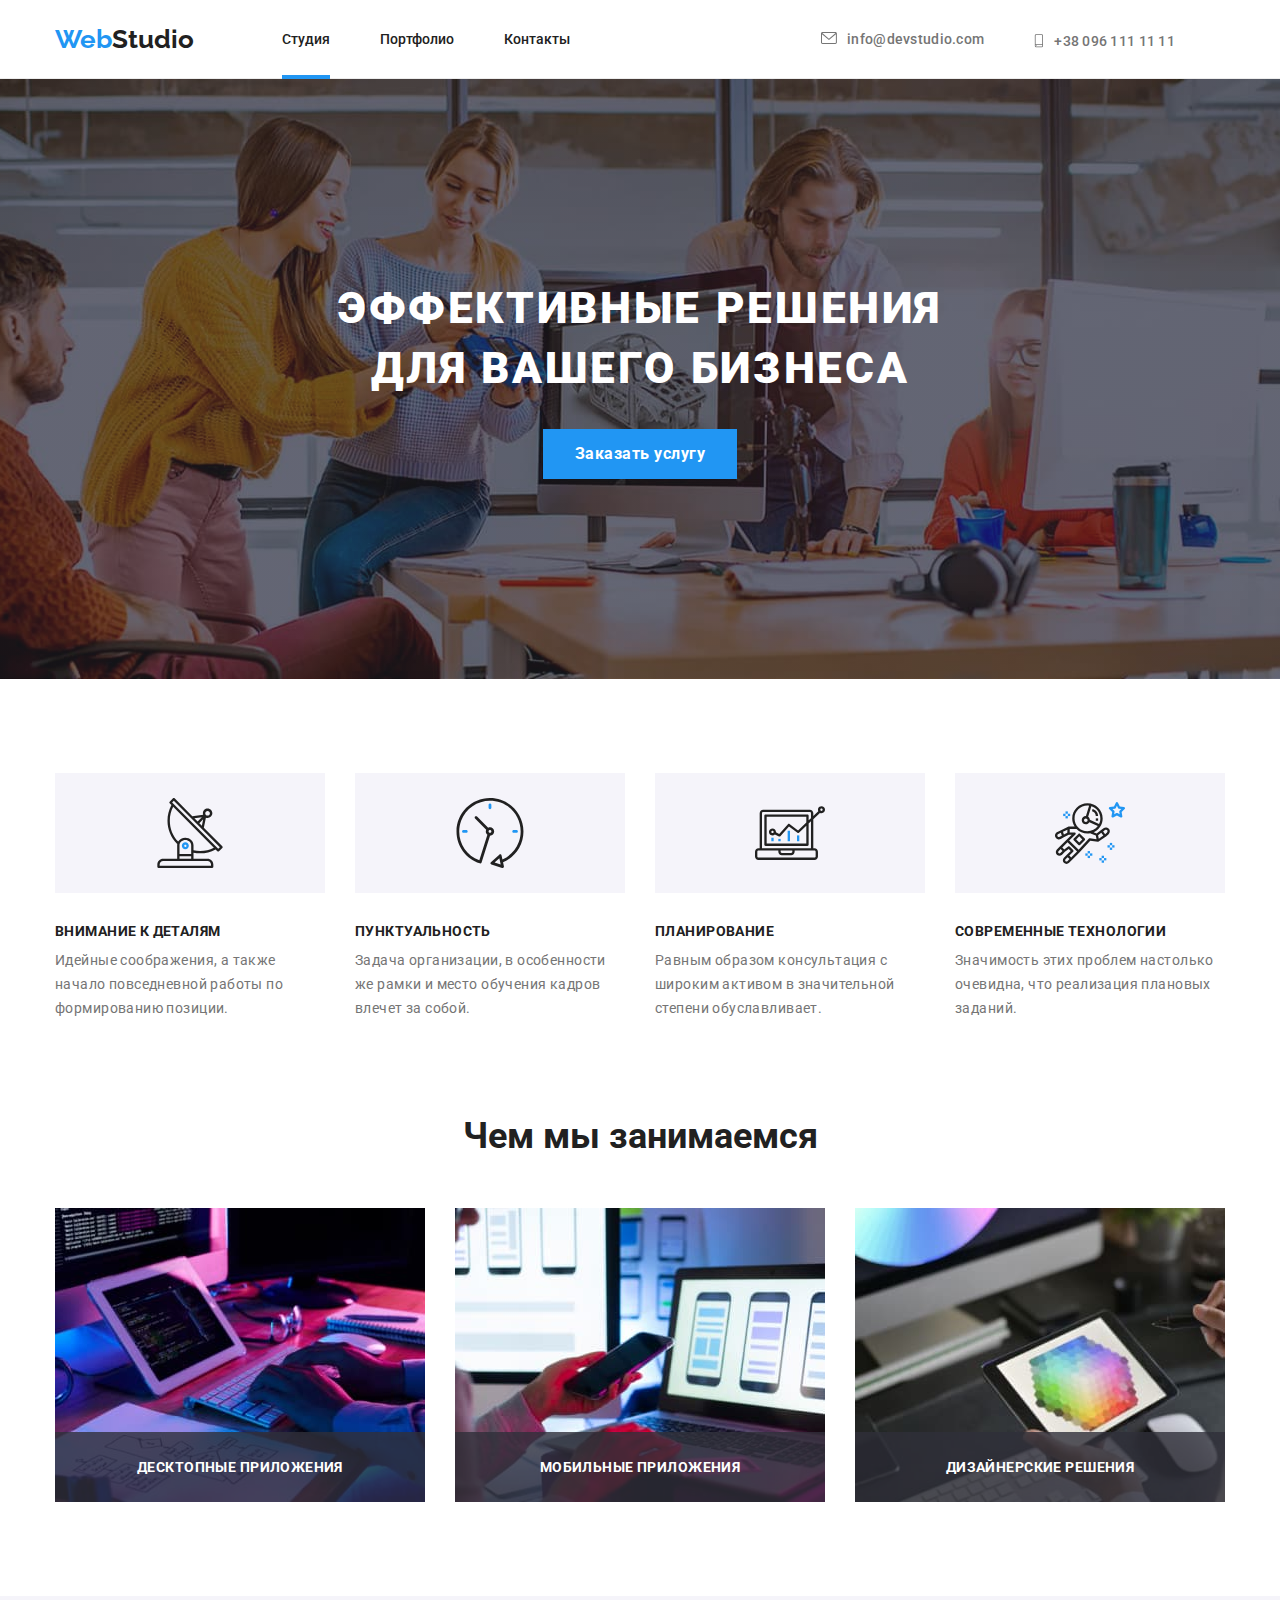
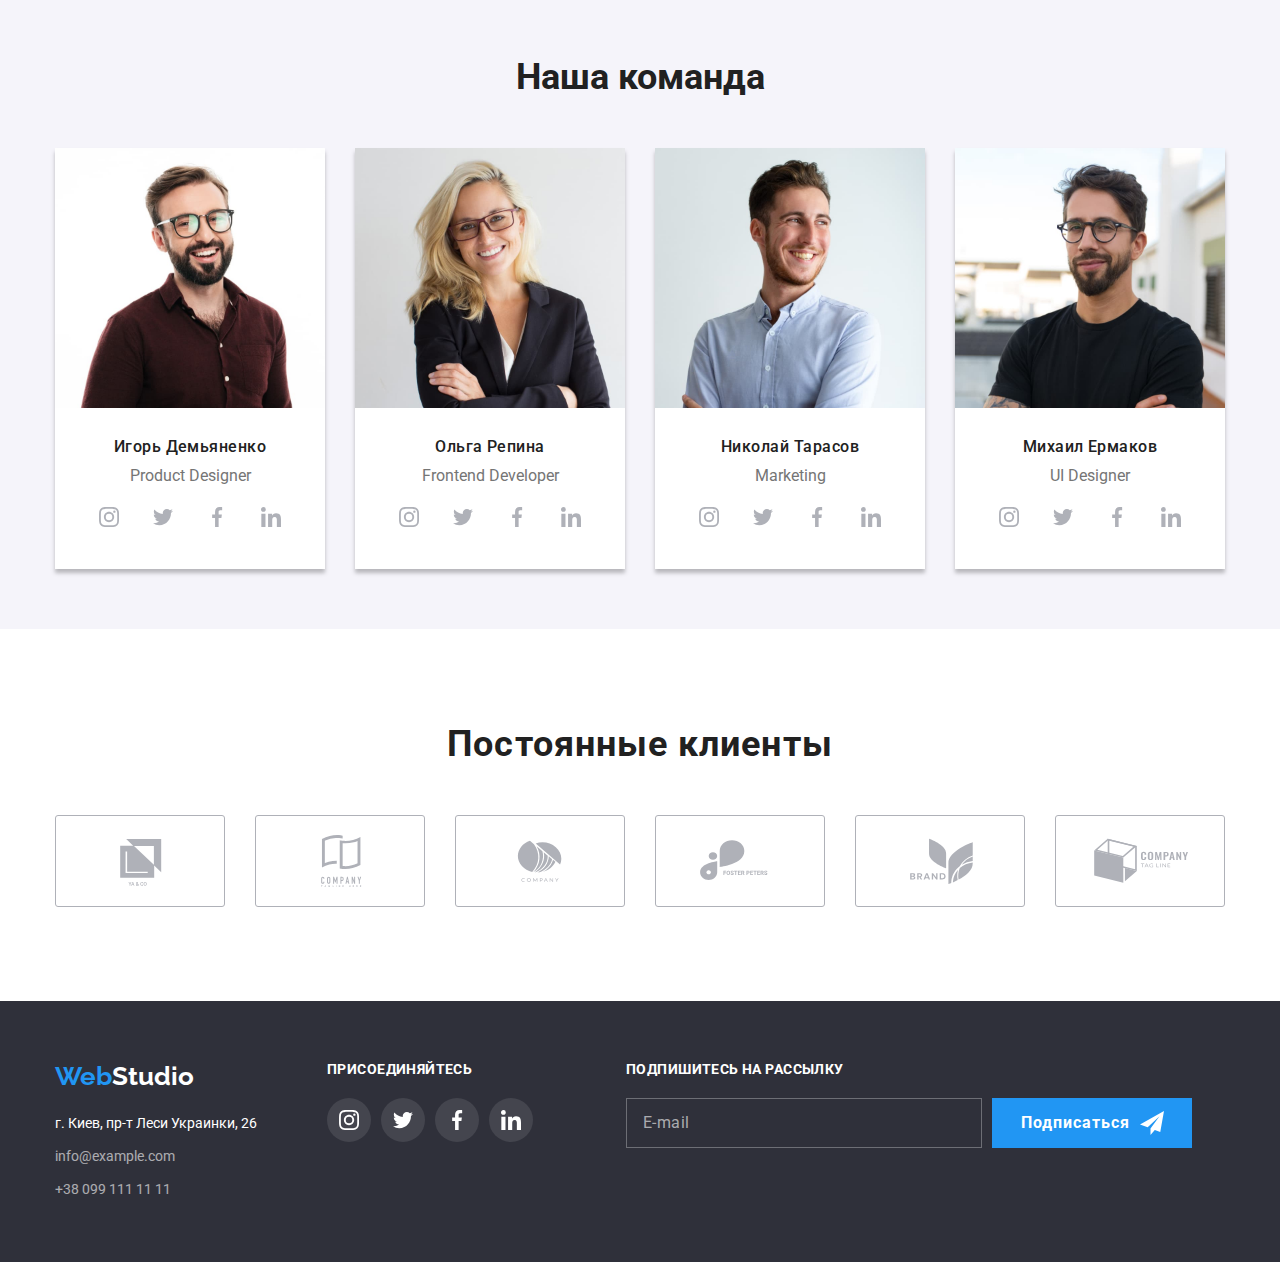
<file: index.html>
<!DOCTYPE html>
<html lang="en">
  <head>
    <meta charset="UTF-8" />
    <meta http-equiv="X-UA-Compatible" content="IE=edge" />
    <meta name="viewport" content="width=device-width, initial-scale=1.0" />
    <title>Document</title>
    <link rel="preconnect" href="https://fonts.googleapis.com" />
    <link rel="preconnect" href="https://fonts.gstatic.com" crossorigin />
    <link
      href="https://fonts.googleapis.com/css2?family=Raleway:wght@700&family=Roboto:wght@400;500;700;900&display=swap"
      rel="stylesheet"
    />
    <link rel="stylesheet" href="./css/modern-normalize.css" />
    <link rel="stylesheet" href="./css/main.min.css" />
  </head>
  <body>
        <header>
      <div class="container">
        <div class="header">
          <nav class="header-nav">
            <a href="" class="logo"><span>Web</span>Studio</a>
            <ul class="navigation">
              <li><a href="./index.html" class="navigation-item current">Студия</a></li>
              <li>
                <a href="./portfolio.html" class="navigation-item">Портфолио</a>
              </li>
              <li><a href="" class="navigation-item">Контакты</a></li>
            </ul>
            <button type="button" class="navigation__modal">
              <svg class="navigation__icon" width="18" height="18">
                <use href="./images/icons.svg#icon-menu"></use>
              </svg>
            </button>
          </nav>
          <div class="header-block">
            <div class="header-contacts">
              
              <a href="info@devstudio.com" class="navigation-contact"
                ><svg class="header-envelope">
                  <use href="./images/icons.svg#icon-envelope"></use>
                </svg>info@devstudio.com</a
              >
            </div>
            <div class="header-contacts">
              
              <a href="tel:+380961111111" class="navigation-contact"
                ><svg class="header-smartphone">
                  <use href="./images/icons.svg#icon-smartphone"></use>
                </svg>+38 096 111 11 11</a
              >
            </div>
          </div>
        </div>
      </div>
    </header>
    <main>
      <section class="solutions">
        <div class="container">
          <div class="solutions__block">
            <h1 class="solutions__title">
              Эффективные решения для вашего бизнеса
            </h1>
            <button type="button" class="solutions__button" data-modal-open>
              Заказать услугу
            </button>
          </div>
        </div>
      </section>
      <section class="characteristics section">
        <div class="container">
          <ul class="characteristics__list">
            <li class="characteristics__detail">
              <div class="characteristics__icon">
                <svg width = "70" height = "70">
                  <use href="./images/icons.svg#icon-item-1"></use>
                </svg>
              </div>
              <h3 class="characteristics__title">Внимание к деталям</h3>
              <p class="characteristics__text">
                Идейные соображения, а также начало повседневной работы по
                формированию позиции.
              </p>
            </li>
            <li class="characteristics__detail">
              <div class="characteristics__icon">
                <svg width = "70" height = "70">
                  <use href="./images/icons.svg#icon-item-2"></use>
                </svg>
              </div>
              <h3 class="characteristics__title">Пунктуальность</h3>
              <p class="characteristics__text">
                Задача организации, в особенности же рамки и место обучения
                кадров влечет за собой.
              </p>
            </li>
            <li class="characteristics__detail">
              <div class="characteristics__icon">
                <svg width = "70" height = "70">
                  <use href="./images/icons.svg#icon-item-3"></use>
                </svg>
              </div>
              <h3 class="characteristics__title">Планирование</h3>
              <p class="characteristics__text">
                Равным образом консультация с широким активом в значительной
                степени обуславливает.
              </p>
            </li>
            <li class="characteristics__detail">
              <div class="characteristics__icon">
                <svg width = "70" height = "70">
                  <use href="./images/icons.svg#icon-item-4"></use>
                </svg>
              </div>
              <h3 class="characteristics__title">Современные технологии</h3>
              <p class="characteristics__text">
                Значимость этих проблем настолько очевидна, что реализация
                плановых заданий.
              </p>
            </li>
          </ul>
        </div>
      </section>
      <section class="portfolio section">
        <div class="container">
          <h2 class="section-title">Чем мы занимаемся</h2>
          <ul class="projects">
            <li class="projects__image">
              <a href=""
                >
                <picture>
                  <source srcset="./images/pr1.jpg 1x, ./images/pr1-2x.jpg 2x">
                  <img src="./images/pr1.jpg" alt="Project 1" width="370">
              </picture>
              <p class="projects__text">Десктопные приложения</p>
            </a>
            </li>
            <li class="projects__image">
              <a href=""
                >
                <picture>
                  <source srcset="./images/pr2.jpg 1x, ./images/pr2-2x.jpg 2x">
                  <img src="./images/pr2.jpg" alt="Project 2" width="370">
              </picture>
                
              <p class="projects__text">Мобильные приложения</p>
            </a>
            </li>
            <li class="projects__image">
              <a href=""
                >
                <picture>
                  <source srcset="./images/pr3.jpg 1x, ./images/pr3-2x.jpg 2x">
                  <img src="./images/pr3.jpg" alt="Project 3" width="370">
              </picture>
                
              <p class="projects__text">Дизайнерские решения</p>
            </a>
            </li>
          </ul>
        </div>
      </section>
      <section class="team section">
        <div class="container">
          <h2 class="section-title">Наша команда</h2>
          <ul class="team__members">
            <li>
              <div href="" class="team__link"
                >
                <picture>
                  <source
                      srcset="
                          ./images/pic1.jpg    1x,
                          ./images/pic1-2x.jpg 2x
                      "
                      media="(min-width:1200px)"
                  />
                  <source
                      srcset="
                          ./images/pic1-1x-tab.jpg    1x,
                          ./images/pic1-2x-tab.jpg 2x
                      "
                      media="(min-width:768px)"
                  />
                  <source
                      srcset="
                          ./images/pic1-1x-mob.jpg    1x,
                          ./images/pic1-2x-mob.jpg 2x
                      "
                      media="(min-width:480px)"
                  />
                  <img
                  src="./images/pic1.jpg"
                  class="image"
                  alt="Игорь Демьяненко"
                  width="270"
                />
              </picture>
                
                <div class="team__details">
                  <h3 class="team__title">Игорь Демьяненко</h3>
                  <p>Product Designer</p>
                  <ul class="team__socials list">
                    <li class="team__item">
                        <a href="" class="team__links">
                            <svg
                                class="team__icon"
                                width="20"
                                height="20"
                            >
                                <use
                                    href="./images/icons.svg#icon-instagram"
                                ></use>
                            </svg>
                        </a>
                    </li>
                    <li class="team__item">
                        <a href="" class="team__links"
                            ><svg
                                class="team__icon"
                                width="20"
                                height="20"
                            >
                                <use
                                    href="./images/icons.svg#icon-twitter"
                                ></use></svg></a>
                    </li>
                    <li class="team__item">
                        <a href="" class="team__links"
                            ><svg
                                class="team__icon"
                                width="20"
                                height="20"
                            >
                                <use
                                    href="./images/icons.svg#icon-facebook"
                                ></use></svg></a>
                    </li>
                    <li class="team__item">
                        <a href="" class="team__links"
                            ><svg
                                class="team__icon"
                                width="20"
                                height="20"
                            >
                                <use
                                    href="./images/icons.svg#icon-linkedin"
                                ></use></svg                        ></a>
                    </li>
                </ul>
                </div>
              </div>
            </li>
            <li>
              <div href=""  class="team__link"
                >
                <picture>
                  <source
                      srcset="
                          ./images/pic2.jpg    1x,
                          ./images/pic2-2x.jpg 2x
                      "
                      media="(min-width:1200px)"
                  />
                  <source
                      srcset="
                          ./images/pic2-1x-tab.jpg    1x,
                          ./images/pic2-2x-tab.jpg 2x
                      "
                      media="(min-width:768px)"
                  />
                  <source
                      srcset="
                          ./images/pic2-1x-mob.jpg    1x,
                          ./images/pic2-2x-mob.jpg 2x
                      "
                      media="(min-width:480px)"
                  />
                  <img
                  src="./images/pic2.jpg"
                  class="image"
                  alt="Ольга Репина"
                  width="270"
                />
              </picture>
                
                <div class="team__details">
                  <h3 class="team__title">Ольга Репина</h3>
                  <p>Frontend Developer</p>
                  <ul class="team__socials list">
                    <li class="team__item">
                        <a href="" class="team__links">
                            <svg
                                class="team__icon"
                                width="20"
                                height="20"
                            >
                                <use
                                    href="./images/icons.svg#icon-instagram"
                                ></use>
                            </svg>
                        </a>
                    </li>
                    <li class="team__item">
                        <a href="" class="team__links"
                            ><svg
                                class="team__icon"
                                width="20"
                                height="20"
                            >
                                <use
                                    href="./images/icons.svg#icon-twitter"
                                ></use></svg></a>
                    </li>
                    <li class="team__item">
                        <a href="" class="team__links"
                            ><svg
                                class="team__icon"
                                width="20"
                                height="20"
                            >
                                <use
                                    href="./images/icons.svg#icon-facebook"
                                ></use></svg></a>
                    </li>
                    <li class="team__item">
                        <a href="" class="team__links"
                            ><svg
                                class="team__icon"
                                width="20"
                                height="20"
                            >
                                <use
                                    href="./images/icons.svg#icon-linkedin"
                                ></use></svg                        ></a>
                    </li>
                </ul>
                </div>
              </div>
            </li>
            <li>
              <div href=""  class="team__link"
                >
                <picture>
                  <source
                      srcset="
                          ./images/pic3.jpg    1x,
                          ./images/pic3-2x.jpg 2x
                      "
                      media="(min-width:1200px)"
                  />
                  <source
                      srcset="
                          ./images/pic3-1x-tab.jpg    1x,
                          ./images/pic3-2x-tab.jpg 2x
                      "
                      media="(min-width:768px)"
                  />
                  <source
                      srcset="
                          ./images/pic3-1x-mob.jpg    1x,
                          ./images/pic3-2x-mob.jpg 2x
                      "
                      media="(min-width:480px)"
                  />
                  <img
                  src="./images/pic3.jpg"
                  class="image"
                  alt="Николай Тарасов"
                  width="270"
                />
              </picture>
                
                <div class="team__details">
                  <h3 class="team__title">Николай Тарасов</h3>
                  <p>Marketing</p>
                  <ul class="team__socials list">
                    <li class="team__item">
                        <a href="" class="team__links">
                            <svg
                                class="team__icon"
                                width="20"
                                height="20"
                            >
                                <use
                                    href="./images/icons.svg#icon-instagram"
                                ></use>
                            </svg>
                        </a>
                    </li>
                    <li class="team__item">
                        <a href="" class="team__links"
                            ><svg
                                class="team__icon"
                                width="20"
                                height="20"
                            >
                                <use
                                    href="./images/icons.svg#icon-twitter"
                                ></use></svg></a>
                    </li>
                    <li class="team__item">
                        <a href="" class="team__links"
                            ><svg
                                class="team__icon"
                                width="20"
                                height="20"
                            >
                                <use
                                    href="./images/icons.svg#icon-facebook"
                                ></use></svg></a>
                    </li>
                    <li class="team__item">
                        <a href="" class="team__links"
                            ><svg
                                class="team__icon"
                                width="20"
                                height="20"
                            >
                                <use
                                    href="./images/icons.svg#icon-linkedin"
                                ></use></svg                        ></a>
                    </li>
                </ul>
                </div>
              </div>
            </li>
            <li>
              <div href=""  class="team__link"
                >
                <picture>
                  <source
                      srcset="
                          ./images/pic4.jpg    1x,
                          ./images/pic4-2x.jpg 2x
                      "
                      media="(min-width:1200px)"
                  />
                  <source
                      srcset="
                          ./images/pic4-1x-tab.jpg    1x,
                          ./images/pic4-2x-tab.jpg 2x
                      "
                      media="(min-width:768px)"
                  />
                  <source
                      srcset="
                          ./images/pic4-1x-mob.jpg    1x,
                          ./images/pic4-2x-mob.jpg 2x
                      "
                      media="(min-width:480px)"
                  />
                  <img
                  src="./images/pic4.jpg"
                  class="image"
                  alt="Михаил Ермаков"
                  width="270"
                />
              </picture>
                
                <div class="team__details">
                  <h3 class="team__title">Михаил Ермаков</h3>
                  <p>UI Designer</p>
                  <ul class="team__socials list">
                    <li class="team__item">
                        <a href="" class="team__links">
                            <svg
                                class="team__icon"
                                width="20"
                                height="20"
                            >
                                <use
                                    href="./images/icons.svg#icon-instagram"
                                ></use>
                            </svg>
                        </a>
                    </li>
                    <li class="team__item">
                        <a href="" class="team__links"
                            ><svg
                                class="team__icon"
                                width="20"
                                height="20"
                            >
                                <use
                                    href="./images/icons.svg#icon-twitter"
                                ></use></svg></a>
                    </li>
                    <li class="team__item">
                        <a href="" class="team__links"
                            ><svg
                                class="team__icon"
                                width="20"
                                height="20"
                            >
                                <use
                                    href="./images/icons.svg#icon-facebook"
                                ></use></svg></a>
                    </li>
                    <li class="team__item">
                        <a href="" class="team__links"
                            ><svg
                                class="team__icon"
                                width="20"
                                height="20"
                            >
                                <use
                                    href="./images/icons.svg#icon-linkedin"
                                ></use></svg                        ></a>
                    </li>
                </ul>
                </div>
              </div>
            </li>
          </ul>
        </div>
      </section>
      <section class="section clients-tab">
        <div class="container">
          <div class="clients">
            <h2 class="clients-title">Постоянные клиенты</h2>
            <ul class="clients-list list">
              <li><a href="" class="clients__item">
                <svg
                                class="clients__icon"
                                width="170"
                                height="92"
                            >
                                <use
                                    href="./images/icons.svg#icon-Client-1"
                                ></use></svg                        >
              </a></li>
              <li><a href="" class="clients__item">
                <svg
                                class="clients__icon"
                                width="170"
                                height="92"
                            >
                                <use
                                    href="./images/icons.svg#icon-Client-2"
                                ></use></svg                        >
              </a></li>
              <li><a href="" class="clients__item">
                <svg
                                class="clients__icon"
                                width="170"
                                height="92"
                            >
                                <use
                                    href="./images/icons.svg#icon-Client-3"
                                ></use></svg                        >
              </a></li>
              <li><a href="" class="clients__item">
                <svg
                                class="clients__icon fourth"
                                width="170"
                                height="90"
                            >
                                <use
                                    href="./images/icons.svg#icon-Client-4"
                                ></use></svg                        >
              </a></li>
              <li><a href=""  class="clients__item">
                <svg
                                class="clients__icon"
                                width="170"
                                height="92"
                            >
                                <use
                                    href="./images/icons.svg#icon-Client-5"
                                ></use></svg                        >
              </a></li>
              <li><a href=""  class="clients__item">
                <svg
                                class="clients__icon"
                                width="170"
                                height="92"
                            >
                                <use
                                    href="./images/icons.svg#icon-Client-6"
                                ></use></svg                        >
              </a></li>
            </ul>         
          </div>
        </div>
      </section>
    </main>
    <footer class="footer">
      <div class="container">
        <div class="footer-block">
          <div class="footer-tab">
            <div class="footer-block__left">
              <a href="" class="logo"><span>Web</span>Studio</a>
              <address>
                <ul class="footer__address">
                  <li>
                    <a href="" class="footer__item footer__item--office"
                      >г. Киев, пр-т Леси Украинки, 26</a
                    >
                  </li>
                  <li><a href="" class="footer__item footer__item--opacity">info@example.com</a></li>
                  <li><a href="" class="footer__item footer__item--opacity">+38 099 111 11 11</a></li>
                </ul>
              </address>
            </div>
            <div class="footer-block__right">
              <p class="footer__title">Присоединяйтесь</p>
              <ul class="footer__socials list">
                <li class="footer__item">
                    <a href="" class="footer__link">
                        <svg
                            class="footer__icon"
                            width="20"
                            height="20"
                        >
                            <use
                                href="./images/icons.svg#icon-instagram"
                            ></use>
                        </svg>
                    </a>
                </li>
                <li class="footer__item">
                    <a href="" class="footer__link"
                        ><svg
                            class="footer__icon"
                            width="20"
                            height="20"
                        >
                            <use
                                href="./images/icons.svg#icon-twitter"
                            ></use></svg></a>
                </li>
                <li class="footer__item">
                    <a href="" class="footer__link"
                        ><svg
                            class="footer__icon"
                            width="20"
                            height="20"
                        >
                            <use
                                href="./images/icons.svg#icon-facebook"
                            ></use></svg></a>
                </li>
                <li class="footer__item">
                    <a href="" class="footer__link"
                        ><svg
                            class="footer__icon"
                            width="20"
                            height="20"
                        >
                            <use
                                href="./images/icons.svg#icon-linkedin"
                            ></use></svg                        ></a>
                </li>
            </ul>
            </div>
          </div>
          <div class="footer-block__right email-input">
            <p class="footer__title">Подпишитесь на рассылку</p>
            <form action="#" class="footer-input__form">
              <input type="email" class="footer-input" placeholder="E-mail">
              <div class="footer-input__block">
                <button type="submit" class="footer-input__btn">Подписаться</button>
                <svg
                          class="footer-input__icon"
                          width="24"
                          height="24"
                      >
                          <use
                              href="./images/icons.svg#icon-send"
                          ></use></svg                        >
              </div>
              
            </form>
          </div>
        </div>
        
      </div>
    </footer>
    <div class="backdrop is-hidden" data-modal>
      <div class="modal">
        <button type="button" class="modal-close" data-modal-close>
          <svg class="icon-close" width="18" height="18">
            <use href="./images/icons.svg#icon-close"></use>
          </svg>
        </button>
        <p class="modal-title">Оставьте свои данные, мы вам перезвоним</p>
                <form action="#" class="modal-form">
                    <div class="modal-form-field">
                        <label for="user-name" class="modal-input-text"
                            >Имя</label
                        >
                        <div class="modal-input-wrap">
                            <input
                                type="text"
                                minlength="2"
                                name="user-name"
                                class="modal-input"
                                required="required"
                                id="user-name"
                            />
                            <svg class="input-icon" width="18" height="18">
                                <use
                                    href="./images/icons.svg#icon-person-black"
                                ></use>
                            </svg>
                        </div>
                    </div>
                    <div class="modal-form-field">
                      <label for="user-tel" class="modal-input-text">
                          Телефон</label
                      >
                      <div class="modal-input-wrap">
                          <input
                              type="tel"
                              name="user-tel"
                              id="user-tel"
                              class="modal-input"
                              required
                          />
                          <svg class="input-icon" width="18" height="18">
                              <use
                                  href="./images/icons.svg#icon-phone-black"
                              ></use>
                          </svg>
                      </div>
                  </div>
                    <div class="modal-form-field">
                        <label for="user-email" class="modal-input-text">
                            Почта</label
                        >
                        <div class="modal-input-wrap">
                            <input
                                type="email"
                                name="user-email"
                                class="modal-input"
                                id="user-email"
                            />
                            <svg class="input-icon" width="18" height="18">
                                <use
                                    href="./images/icons.svg#icon-email-black"
                                ></use>
                            </svg>
                        </div>
                    </div>
                    
                    <div class="modal-form-field">
                        <label for="user-text" class="modal-input-text">
                            Комментарий</label
                        >
                        <textarea
                            name="user-text"
                            id="user-text"
                            class="modal-text"
                            placeholder="Введите текст"
                            maxlength="10"
                        ></textarea>
                    </div>

                    <div class="modal-form-field checkbox">
                        <input
                            type="checkbox"
                            name="policy"
                            id="modal-check"
                            class="modal-check visually-hidden"
                        />
                        <label for="modal-check" class="modal-check-text">
                            <span>
                                <svg class="icon-check" width="16" height="15">
                                    <use
                                        href="./images/icons.svg#icon-check"
                                    ></use>
                                </svg>
                            </span>
                            Соглашаюсь с рассылкой и принимаю &nbsp;<a href="" class="modal-check-link">Условия договора</a> </label
                        >
                    </div>

                    <button type="submit" class="modal-btn">
                        Отправить
                    </button>
                </form>
      </div>
    </div>

    <div class="backdrop is-hidden--mobile backdrop-mobile">
      <div class="modal">
        <button type="button" class="mobile-close">
          <svg class="icon-close" width="18" height="18">
            <use href="./images/icons.svg#icon-close"></use>
          </svg>
        </button>
        <div class="modal-mobile">
          <ul class="navigation-mobile">
            <li><a href="./index.html" class="navigation-item">Студия</a></li>
            <li>
              <a href="./portfolio.html" class="navigation-item">Портфолио</a>
            </li>
            <li><a href="" class="navigation-item">Контакты</a></li>
          </ul>
          <div>
            <div class="modal-mobile__contacts">
              
              <a href="info@devstudio.com" class="navigation-contact"
                ><svg class="header-envelope">
                  <use href="./images/icons.svg#icon-envelope"></use>
                </svg>info@devstudio.com</a
              >
            </div>
            <div class="modal-mobile__contacts modal-mobile--second">
              
              <a href="tel:+380961111111" class="navigation-contact"
                ><svg class="header-smartphone">
                  <use href="./images/icons.svg#icon-smartphone"></use>
                </svg>+38 096 111 11 11</a
              >
            </div>
            <ul class="contacts">
              <li class="contacts__item"><a href="" class="contacts__link">Instagram</a></li>
              <li class="contacts__item"><a href="" class="contacts__link">Twitter</a></li>
              <li class="contacts__item"><a href="" class="contacts__link">Facebook</a></li>
              <li class="contacts__item"><a href="" class="contacts__link">LinkedIn</a></li>
            </ul>
          </div>
        </div>
      </div>
    </div>

    <script src="./js/modal.js"></script>
    <script src="./js/mobile-menu.js"></script>
  </body>
</html>
</file>
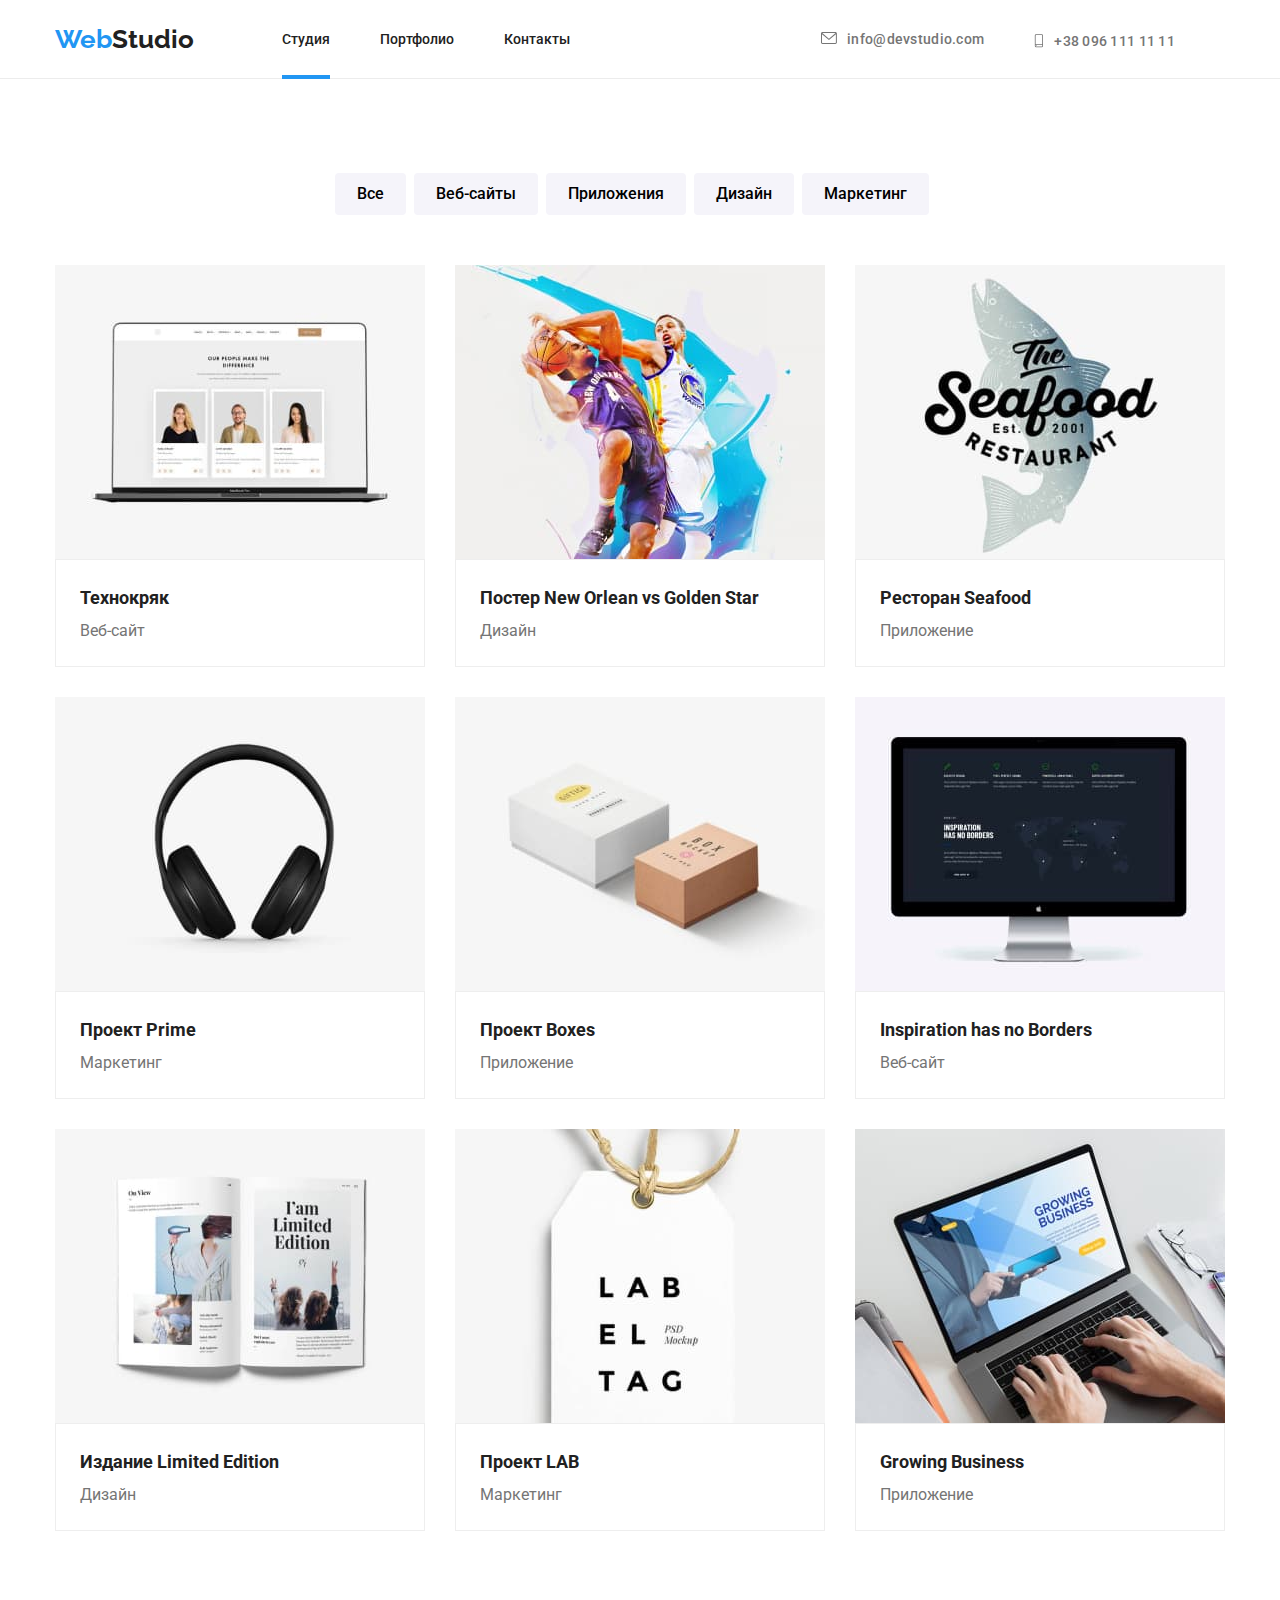
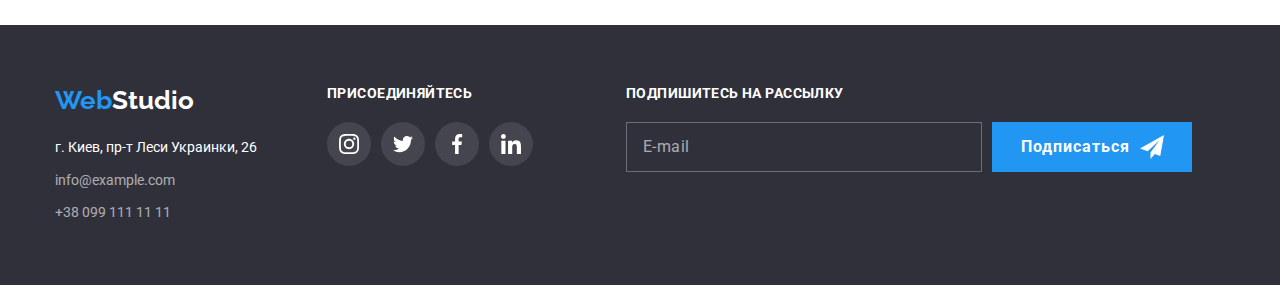
<file: portfolio.html>
<!DOCTYPE html>
<html lang="en">
  <head>
    <meta charset="UTF-8" />
    <meta http-equiv="X-UA-Compatible" content="IE=edge" />
    <meta name="viewport" content="width=device-width, initial-scale=1.0" />
    <title>Document</title>
    <link rel="preconnect" href="https://fonts.googleapis.com" />
    <link rel="preconnect" href="https://fonts.gstatic.com" crossorigin />
    <link
      href="https://fonts.googleapis.com/css2?family=Raleway:wght@700&family=Roboto:wght@400;500;700;900&display=swap"
      rel="stylesheet"
    />
    <link rel="stylesheet" href="./css/modern-normalize.css" />
    <link rel="stylesheet" href="./css/main.min.css" />
  </head>
  <body>
    <header>
      <div class="container">
        <div class="header">
          <nav class="header-nav">
            <a href="" class="logo"><span>Web</span>Studio</a>
            <ul class="navigation">
              <li><a href="./index.html" class="navigation-item current">Студия</a></li>
              <li>
                <a href="./portfolio.html" class="navigation-item">Портфолио</a>
              </li>
              <li><a href="" class="navigation-item">Контакты</a></li>
            </ul>
            <button type="button" class="navigation__modal">
              <svg class="navigation__icon" width="18" height="18">
                <use href="./images/icons.svg#icon-menu"></use>
              </svg>
            </button>
          </nav>
          <div class="header-block">
            <div class="header-contacts">
              
              <a href="info@devstudio.com" class="navigation-contact"
                ><svg class="header-envelope">
                  <use href="./images/icons.svg#icon-envelope"></use>
                </svg>info@devstudio.com</a
              >
            </div>
            <div class="header-contacts">
              
              <a href="tel:+380961111111" class="navigation-contact"
                ><svg class="header-smartphone">
                  <use href="./images/icons.svg#icon-smartphone"></use>
                </svg>+38 096 111 11 11</a
              >
            </div>
          </div>
        </div>
      </div>
    </header>
    <main>
      <section class="portfolio-detailed section">
        <div class="container">
          <ul class="portfolio-buttons">
            <li><button type="button" class="item">Все</button></li>
            <li><button type="button" class="item">Веб-сайты</button></li>
            <li><button type="button" class="item">Приложения</button></li>
            <li><button type="button" class="item">Дизайн</button></li>
            <li><button type="button" class="item">Маркетинг</button></li>
          </ul>
          <ul class="portfolio-list">
            <li>
              <a href=""
                >
                <div class="portfolio-list-wrap">
                  <picture>
                    <source
                        srcset="
                            ./images/portfolio1.jpg    1x,
                            ./images/portfolio1-2x.jpg 2x
                        "
                        media="(min-width:1200px)"
                    />
                    <source
                        srcset="
                            ./images/portfolio1-1x-tab.jpg    1x,
                            ./images/portfolio1-2x-tab.jpg 2x
                        "
                        media="(min-width:768px)"
                    />
                    <source
                        srcset="
                            ./images/portfolio1-1x-mob.jpg    1x,
                            ./images/portfolio1-2x-mob.jpg 2x
                        "
                        media="(min-width:480px)"
                    />
                    <img
                  src="./images/portfolio1.jpg" class="image"
                  alt="Технокряк"
                  width="370"
                />
                </picture>
                <p class="portfolio-list-text">Технокряк это современная площадка распространения коронавируса. Компании используют эту платформу для цифрового шпионажа и атак на защищённые сервера конкурентов.</p>
                </div>
                
                <div class="bottom">
                  <h3 class="title">Технокряк</h3>
                  <p class="text">Веб-сайт</p></a
                >
                </div>
                
            </li>
            <li>
              <a href=""
                >
                <picture>
                  <source
                      srcset="
                          ./images/portfolio2.jpg    1x,
                          ./images/portfolio2-2x.jpg 2x
                      "
                      media="(min-width:1200px)"
                  />
                  <source
                      srcset="
                          ./images/portfolio2-1x-tab.jpg    1x,
                          ./images/portfolio2-2x-tab.jpg 2x
                      "
                      media="(min-width:768px)"
                  />
                  <source
                      srcset="
                          ./images/portfolio2-1x-mob.jpg    1x,
                          ./images/portfolio2-2x-mob.jpg 2x
                      "
                      media="(min-width:480px)"
                  />
                  <img
                  src="./images/portfolio2.jpg" class="image"
                  alt="New Orlean vs Golden Star"
                  width="370"
                />
              </picture>
                
                <div class="bottom">
                  <h3 class="title">Постер New Orlean vs Golden Star</h3>
                  <p class="text">Дизайн</p></a
                >
                </div>
                
            </li>
            <li>
              <a href=""
                >
                <picture>
                  <source
                      srcset="
                          ./images/portfolio3.jpg    1x,
                          ./images/portfolio3-2x.jpg 2x
                      "
                      media="(min-width:1200px)"
                  />
                  <source
                      srcset="
                          ./images/portfolio3-1x-tab.jpg    1x,
                          ./images/portfolio3-2x-tab.jpg 2x
                      "
                      media="(min-width:768px)"
                  />
                  <source
                      srcset="
                          ./images/portfolio3-1x-mob.jpg    1x,
                          ./images/portfolio3-2x-mob.jpg 2x
                      "
                      media="(min-width:480px)"
                  />
                  <img
                  src="./images/portfolio3.jpg" class="image"
                  alt="Ресторан Seafood"
                  width="370"
                />
              </picture>
                
                <div class="bottom">
                  <h3 class="title">Ресторан Seafood</h3>
                  <p class="text">Приложение</p></a
                >
                </div>
                
            </li>
            <li>
              <a href="" class="text"
                >
                <picture>
                  <source
                      srcset="
                          ./images/portfolio4.jpg    1x,
                          ./images/portfolio4-2x.jpg 2x
                      "
                      media="(min-width:1200px)"
                  />
                  <source
                      srcset="
                          ./images/portfolio4-1x-tab.jpg    1x,
                          ./images/portfolio4-2x-tab.jpg 2x
                      "
                      media="(min-width:768px)"
                  />
                  <source
                      srcset="
                          ./images/portfolio4-1x-mob.jpg    1x,
                          ./images/portfolio4-2x-mob.jpg 2x
                      "
                      media="(min-width:480px)"
                  />
                  <img
                  src="./images/portfolio4.jpg" class="image"
                  alt="Проект Prime"
                  width="370"
                />
              </picture>
                
                <div class="bottom">
                  <h3 class="title">Проект Prime</h3>
                  <p class="text">Маркетинг</p></a
                >
                </div>
                
            </li>
            <li>
              <a href=""
                >
                <picture>
                  <source
                      srcset="
                          ./images/portfolio5.jpg    1x,
                          ./images/portfolio5-2x.jpg 2x
                      "
                      media="(min-width:1200px)"
                  />
                  <source
                      srcset="
                          ./images/portfolio5-1x-tab.jpg    1x,
                          ./images/portfolio5-2x-tab.jpg 2x
                      "
                      media="(min-width:768px)"
                  />
                  <source
                      srcset="
                          ./images/portfolio5-1x-mob.jpg    1x,
                          ./images/portfolio5-2x-mob.jpg 2x
                      "
                      media="(min-width:480px)"
                  />
                  <img
                  src="./images/portfolio5.jpg" class="image"
                  alt="Проект Boxes"
                  width="370"
                />
              </picture>
                
                <div class="bottom">
                  <h3 class="title">Проект Boxes</h3>
                  <p class="text">Приложение</p></a
                >
                </div>
                
            </li>
            <li>
              <a href=""
                >
                <picture>
                  <source
                      srcset="
                          ./images/portfolio6.jpg    1x,
                          ./images/portfolio6-2x.jpg 2x
                      "
                      media="(min-width:1200px)"
                  />
                  <source
                      srcset="
                          ./images/portfolio6-1x-tab.jpg    1x,
                          ./images/portfolio6-2x-tab.jpg 2x
                      "
                      media="(min-width:768px)"
                  />
                  <source
                      srcset="
                          ./images/portfolio6-1x-mob.jpg    1x,
                          ./images/portfolio6-2x-mob.jpg 2x
                      "
                      media="(min-width:480px)"
                  />
                  <img
                  src="./images/portfolio6.jpg" class="image"
                  alt="Inspiration has no Borders"
                  width="370"
                />
              </picture>
                
                <div class="bottom">
                  <h3 class="title">Inspiration has no Borders</h3>
                  <p class="text">Веб-сайт</p></a
                >
                </div>
                
            </li>
            <li>
              <a href=""
                >
                <picture>
                  <source
                      srcset="
                          ./images/portfolio7.jpg    1x,
                          ./images/portfolio7-2x.jpg 2x
                      "
                      media="(min-width:1200px)"
                  />
                  <source
                      srcset="
                          ./images/portfolio7-1x-tab.jpg    1x,
                          ./images/portfolio7-2x-tab.jpg 2x
                      "
                      media="(min-width:768px)"
                  />
                  <source
                      srcset="
                          ./images/portfolio7-1x-mob.jpg    1x,
                          ./images/portfolio7-2x-mob.jpg 2x
                      "
                      media="(min-width:480px)"
                  />
                  <img
                  src="./images/portfolio7.jpg" class="image"
                  alt="Издание Limited Edition"
                  width="370"
                />
              </picture>
                
                <div class="bottom">
                  <h3 class="title">Издание Limited Edition</h3>
                  <p class="text">Дизайн</p></a
                >
                </div>
                
            </li>
            <li>
              <a href=""
                >
                <picture>
                  <source
                      srcset="
                          ./images/portfolio8.jpg    1x,
                          ./images/portfolio8-2x.jpg 2x
                      "
                      media="(min-width:1200px)"
                  />
                  <source
                      srcset="
                          ./images/portfolio8-1x-tab.jpg    1x,
                          ./images/portfolio8-2x-tab.jpg 2x
                      "
                      media="(min-width:768px)"
                  />
                  <source
                      srcset="
                          ./images/portfolio8-1x-mob.jpg    1x,
                          ./images/portfolio8-2x-mob.jpg 2x
                      "
                      media="(min-width:480px)"
                  />
                  <img
                  src="./images/portfolio8.jpg" class="image"
                  alt="Проект LAB"
                  width="370"
                />
              </picture>
                
                <div class="bottom">
                  <h3 class="title">Проект LAB</h3>
                  <p class="text">Маркетинг</p></a
                >
                </div>
                
            </li>
            <li>
              <a href=""
                >
                <picture>
                  <source
                      srcset="
                          ./images/portfolio9.jpg    1x,
                          ./images/portfolio9-2x.jpg 2x
                      "
                      media="(min-width:1200px)"
                  />
                  <source
                      srcset="
                          ./images/portfolio9-1x-tab.jpg    1x,
                          ./images/portfolio9-2x-tab.jpg 2x
                      "
                      media="(min-width:768px)"
                  />
                  <source
                      srcset="
                          ./images/portfolio9-1x-mob.jpg    1x,
                          ./images/portfolio9-2x-mob.jpg 2x
                      "
                      media="(min-width:480px)"
                  />
                  <img
                  src="./images/portfolio9.jpg" class="image"
                  alt="Growing Business"
                  width="370"
                />
              </picture>
                
                <div class="bottom">
                  <h3 class="title">Growing Business</h3>
                  <p class="text">Приложение</p></a
                >
                </div>
                
            </li>
          </ul>
        </div>
      </section>
    </main>
    <footer class="footer">
      <div class="container">
        <div class="footer-block">
          <div class="footer-tab">
            <div class="footer-block__left">
              <a href="" class="logo"><span>Web</span>Studio</a>
              <address>
                <ul class="footer__address">
                  <li>
                    <a href="" class="footer__item footer__item--office"
                      >г. Киев, пр-т Леси Украинки, 26</a
                    >
                  </li>
                  <li><a href="" class="footer__item footer__item--opacity">info@example.com</a></li>
                  <li><a href="" class="footer__item footer__item--opacity">+38 099 111 11 11</a></li>
                </ul>
              </address>
            </div>
            <div class="footer-block__right">
              <p class="footer__title">Присоединяйтесь</p>
              <ul class="footer__socials list">
                <li class="footer__item">
                    <a href="" class="footer__link">
                        <svg
                            class="footer__icon"
                            width="20"
                            height="20"
                        >
                            <use
                                href="./images/icons.svg#icon-instagram"
                            ></use>
                        </svg>
                    </a>
                </li>
                <li class="footer__item">
                    <a href="" class="footer__link"
                        ><svg
                            class="footer__icon"
                            width="20"
                            height="20"
                        >
                            <use
                                href="./images/icons.svg#icon-twitter"
                            ></use></svg></a>
                </li>
                <li class="footer__item">
                    <a href="" class="footer__link"
                        ><svg
                            class="footer__icon"
                            width="20"
                            height="20"
                        >
                            <use
                                href="./images/icons.svg#icon-facebook"
                            ></use></svg></a>
                </li>
                <li class="footer__item">
                    <a href="" class="footer__link"
                        ><svg
                            class="footer__icon"
                            width="20"
                            height="20"
                        >
                            <use
                                href="./images/icons.svg#icon-linkedin"
                            ></use></svg                        ></a>
                </li>
            </ul>
            </div>
          </div>
          <div class="footer-block__right email-input">
            <p class="footer__title">Подпишитесь на рассылку</p>
            <form action="#" class="footer-input__form">
              <input type="email" class="footer-input" placeholder="E-mail">
              <div class="footer-input__block">
                <button type="submit" class="footer-input__btn">Подписаться</button>
                <svg
                          class="footer-input__icon"
                          width="24"
                          height="24"
                      >
                          <use
                              href="./images/icons.svg#icon-send"
                          ></use></svg                        >
              </div>
              
            </form>
          </div>
        </div>
        
      </div>
    </footer>
    <div class="backdrop is-hidden--mobile backdrop-mobile">
      <div class="modal">
        <button type="button" class="mobile-close">
          <svg class="icon-close" width="18" height="18">
            <use href="./images/icons.svg#icon-close"></use>
          </svg>
        </button>
        <div class="modal-mobile">
          <ul class="navigation-mobile">
            <li><a href="./index.html" class="navigation-item">Студия</a></li>
            <li>
              <a href="./portfolio.html" class="navigation-item">Портфолио</a>
            </li>
            <li><a href="" class="navigation-item">Контакты</a></li>
          </ul>
          <div>
            <div class="modal-mobile__contacts">
              
              <a href="info@devstudio.com" class="navigation-contact"
                ><svg class="header-envelope">
                  <use href="./images/icons.svg#icon-envelope"></use>
                </svg>info@devstudio.com</a
              >
            </div>
            <div class="modal-mobile__contacts modal-mobile--second">
              
              <a href="tel:+380961111111" class="navigation-contact"
                ><svg class="header-smartphone">
                  <use href="./images/icons.svg#icon-smartphone"></use>
                </svg>+38 096 111 11 11</a
              >
            </div>
            <ul class="contacts">
              <li class="contacts__item"><a href="" class="contacts__link">Instagram</a></li>
              <li class="contacts__item"><a href="" class="contacts__link">Twitter</a></li>
              <li class="contacts__item"><a href="" class="contacts__link">Facebook</a></li>
              <li class="contacts__item"><a href="" class="contacts__link">LinkedIn</a></li>
            </ul>
          </div>
        </div>
      </div>
    </div>
    <script src="./js/mobile-menu.js"></script>
  </body>
</html>
</file>
<file: css/main.min.css>
:root{--main-text-color: #212121;--accent-text-color: #2196F3;--secondary-text-color: #757575;--icon-text-color: #AFB1B8;--header-bcg-color: #2F303A;--header-text-color: #FFFFFF;--button-main-color: #F5F4FA;--button-secondary-color: #2196F3;--main-text-size: 14px;--secondary-headings-size: 36px;--main-text-family: 'Roboto', sans-serif;--secondary-title-weight: 700;--main-letter-spacing: 0.03em;--secondary-letter-spacing: 0.02em;--transform-time: 250ms;--transform-function: cubic-bezier(0.4, 0, 0.2, 1)}body{font-size:var(--main-text-size);font-family:var(--main-text-family);color:var(--main-text-color)}html{box-sizing:border-box}*,*::after,*::before{box-sizing:inherit}.section-title{font-size:28px;line-height:1.142;margin-bottom:30px;font-weight:var(--secondary-title-weight);text-align:center}@media screen and (min-width: 1200px){.section-title{font-size:36px;line-height:1.172;margin-bottom:50px}}button{cursor:pointer;border:none}.list{list-style:none;padding:0;margin:0}.link{text-decoration:none;color:inherit}img{display:block;max-width:100%;height:auto}.is-hidden{visibility:hidden;opacity:0;pointer-events:none}.is-hidden--mobile{visibility:hidden;opacity:0;pointer-events:none}.visually-hidden{position:absolute;white-space:nowrap;width:1px;height:1px;overflow:hidden;border:0;padding:0;clip:rect(0 0 0 0);clip-path:inset(50%);margin:-1px}h1,h2,h3,h4,h5,h6,p{margin:0}ul{padding:0;margin:0}.footer__link,.clients__icon.fourth,.team__links{display:flex;align-items:center}.container{width:100%;margin:0 auto;padding:0 15px}@media screen and (min-width: 480px){.container{width:480px}}@media screen and (min-width: 768px){.container{width:768px}}@media screen and (min-width: 1200px){.container{width:1200px}}.section{padding-top:94px;padding-bottom:94px}.backdrop{width:100vw;height:100vh;position:fixed;top:0;left:0;background-color:rgba(128,128,128,0.2);transition:opacity var(--transform-time) var(--transform-function),visibility var(--transform-time) var(--transform-function)}.backdrop.is-hidden .modal{transform:scale(1.5)}.modal{width:528px;min-height:581px;padding:40px;border-radius:4px;position:absolute;background-color:#ffffff;top:50%;left:50%;transform:scale(1) translate(-50%, -50%);transition:transform var(--transform-time) var(--transform-function)}@media screen and (max-width: 1199px){.modal{width:480px;height:100vh}}@media screen and (max-width: 767px){.modal{width:100%}}.modal-close{position:absolute;top:8px;right:8px;width:30px;height:30px;background-color:transparent;border:1px solid rgba(0,0,0,0.1);border-radius:50%}.icon-close{position:absolute;top:50%;left:50%;transform:translate(-50%, -50%);transition:fill var(--transform-time) var(--transform-function)}.icon-close:hover,.icon-close:focus{fill:var(--accent-text-color)}.modal-title{font-size:20px;font-weight:700;line-height:1.5;color:var(--second-title-color);text-align:center;margin-bottom:15px}@media screen and (min-width: 1200px){.modal-title{font-size:18px;font-weight:600;line-height:1.3}}.modal-form-field{margin-bottom:10px}.modal-input-wrap{position:relative}.modal-input{width:100%;height:40px;border:1px solid rgba(33,33,33,0.2);border-radius:4px;outline:none;padding-left:35px;padding-right:35px;background-color:transparent;transition:border-color var(--transform-time) var(--transform-function)}.modal-input:focus+.input-icon{fill:var(--accent-text-color)}.modal-input:focus,.modal-text:focus{border-color:var(--accent-text-color)}.input-icon{position:absolute;top:50%;transform:translateY(-50%);left:12px;transition:fill var(--transform-time) var(--transform-function)}.modal-text{width:100%;height:120px;border:1px solid rgba(33,33,33,0.2);border-radius:4px;outline:none;padding:12px 16px;resize:none;background-color:transparent;transition:border-color var(--transform-time) var(--transform-function)}.modal-text::placeholder{letter-spacing:0.01em;line-height:1.167;color:rgba(117,117,117,0.5)}.modal-input-text{font-size:12px;line-height:1.167;letter-spacing:0.01em;display:block;margin-bottom:4px;color:var(--secondary-text-color)}.modal-btn{margin:0 auto;display:block;padding:10px 56px;letter-spacing:0.06em;line-height:1.875;font-weight:700;font-size:16px;border-radius:4px;color:var(--button-main-color);text-align:center;background-color:var(--button-secondary-color);margin-top:30px}.modal-check-text{font-size:12px;line-height:1.167;letter-spacing:var(--main-letter-spacing);color:var(--secondary-text-color);display:flex;position:relative;align-items:center;justify-content:center}@media screen and (min-width: 1200px){.modal-check-text{font-size:14px;line-height:1.714}}.modal-check-link{color:var(--accent-text-color)}.modal-check-text span{width:16px;height:15px;border:2px solid #000000;margin-right:5px;border-radius:2px}.modal-form-field.checkbox{margin-top:20px}.icon-check{fill:transparent}.modal-check:checked+.modal-check-text span{background-color:var(--accent-text-color);border:none}.modal-check:checked+.modal-check-text .icon-check{fill:var(--button-main-color)}ul{list-style:none}.navigation__modal{display:none}@media screen and (max-width: 767px){.navigation__modal{display:block}}.modal-mobile{min-height:796px;display:flex;flex-direction:column;justify-content:space-between}.modal-mobile .navigation-item{font-size:40px;line-height:1.175}.modal-mobile li:not(:last-child){margin-bottom:32px}.modal-mobile__contacts{font-size:24px;line-height:1.167}.modal-mobile__contacts:first-child{margin-bottom:32px}.modal-mobile--second{margin-bottom:64px}.modal-mobile__contacts:hover .navigation-contact,.modal-mobile__contacts:focus .navigation-contact{color:var(--accent-text-color);fill:var(--accent-text-color);font-size:34px;line-height:1.176;transition:color var(--transform-time) var(--transform-function),fill var(--transform-time) var(--transform-function)}.contacts{display:flex;width:357px}.contacts__item:not(:last-child){border-right:1px solid rgba(33,33,33,0.2);padding-right:10px}.contacts__item:not(:first-child){padding-left:10px}.contacts__link{font-size:18px;line-height:1.222;text-decoration:none;color:var(--accent-text-color)}.mobile-close{position:absolute;top:8px;right:8px;width:30px;height:30px;background-color:transparent}.portfolio-buttons{list-style:none;display:flex;flex-wrap:wrap;margin-bottom:40px;width:362px}@media screen and (max-width: 767px){.portfolio-buttons li{margin-bottom:15px}}@media screen and (min-width: 768px){.portfolio-buttons{width:611px;margin:0 auto;margin-bottom:30px}}@media screen and (min-width: 1200px){.portfolio-buttons{margin-bottom:50px}}@media screen and (max-width: 1199px){.section.portfolio-detailed{padding-top:60px;padding-bottom:60px}}.portfolio-buttons .item{font-size:16px;font-weight:500;line-height:1.857;background-color:var(--button-main-color);padding:6px 22px;border:none;border-radius:4px;cursor:pointer;transition:color var(--transform-time) var(--transform-function),background-color var(--transform-time) var(--transform-function)}.portfolio-buttons li:not(:last-child){margin-right:8px}.portfolio-buttons .item:hover,.portfolio-buttons .item:focus{color:var(--header-text-color);background-color:var(--button-secondary-color);box-shadow:0 4px 4px rgba(0,0,0,0.25)}.portfolio-list{list-style:none;display:flex;flex-wrap:wrap;justify-content:space-between}@media screen and (max-width: 1199px){.portfolio-list li{width:354px}}@media screen and (max-width: 767px){.portfolio-list li{width:450px}.portfolio-list li img{width:450px}}.portfolio-list>li:hover{box-shadow:0 4px 4px rgba(0,0,0,0.25)}.portfolio-list .title{font-size:18px;line-height:2;font-weight:var(--secondary-title-weight);color:var(--main-text-color)}.portfolio-list .text{font-size:16px;line-height:1.875;color:var(--secondary-text-color)}.portfolio-list a{text-decoration:none}.portfolio-list li{margin-bottom:30px}.portfolio-list .bottom{padding:20px 24px;border:1px solid #EEEEEE}.portfolio-list li:nth-last-of-type(-n+3){margin-bottom:0}.portfolio-list-wrap{position:relative;overflow:hidden}.portfolio-list li:hover .portfolio-list-text{transform:translateY(0)}.portfolio-list-text{position:absolute;top:0;left:0;color:white;background-color:rgba(33,150,243,0.9);height:100%;font-size:18px;line-height:1.556;letter-spacing:var(--main-letter-spacing);padding:63px 24px;transform:translateY(100%);transition:transform var(--transform-time) var(--transform-function);overflow:auto}.footer{background-color:var(--header-bcg-color);padding-top:60px;padding-bottom:60px}.footer-tab{display:block}@media screen and (min-width: 768px){.footer-tab{display:flex;justify-content:space-around}}@media screen and (min-width: 768px) and (max-width: 1199px){.footer-tab{text-align:center}}.footer a{color:var(--header-text-color)}@media screen and (min-width: 1200px){.footer-block{display:flex}}@media screen and (max-width: 767px){.footer-block__left{width:232px;margin:0 auto;text-align:center}}.footer__address{list-style:none;margin-top:20px}@media screen and (max-width: 1199px){.footer__address{margin-bottom:60px}}.footer__address li:not(:last-child){margin-bottom:8px}@media screen and (min-width: 1200px){.footer__address li:not(:last-child){margin-bottom:9px}}.footer__item{line-height:1.714;font-style:normal;text-decoration:none;transition:opacity var(--transform-time) var(--transform-function)}.footer__item--opacity{opacity:0.6}.footer__item--office{opacity:1}.footer__title{font-size:14px;line-height:1.18;letter-spacing:var(--main-letter-spacing);font-weight:var(--secondary-title-weight);color:var(--header-text-color);text-transform:uppercase;margin-bottom:20px}@media screen and (max-width: 1199px){.footer__title{text-align:center}}.footer__link{width:44px;height:44px;justify-content:center;border-radius:50%;background-color:rgba(255,255,255,0.1);transition:background-color var(--transform-time) var(--transform-function)}.footer__socials{display:flex}@media screen and (max-width: 1199px){.footer__socials{justify-content:center}}.footer__icon{fill:#ffffff}.footer__item:last-child{margin-bottom:0}.footer__item:hover,.footer__item:focus{opacity:1}@media screen and (max-width: 1199px){.footer-block__right{margin-bottom:60px}}@media screen and (min-width: 1200px){.footer-block__right{margin-left:70px}}.footer__item:not(:last-child){margin-right:10px}.footer__link:hover,.footer__link:focus{background-color:var(--accent-text-color)}.footer-block__right.email-input{margin-bottom:0}@media screen and (min-width: 1200px){.footer-block__right.email-input{margin-left:93px}}.footer-input::placeholder{font-size:16px;line-height:1.25;letter-spacing:var(--main-letter-spacing);font-weight:400;color:rgba(255,255,255,0.6)}.footer-input{width:450px;background-color:transparent;padding:15px 16px;border:1px solid rgba(255,255,255,0.3);color:var(--header-text-color)}@media screen and (min-width: 768px) and (max-width: 1199px){.footer-input{margin:0 auto;display:block}}@media screen and (min-width: 1200px){.footer-input{width:356px;margin-right:10px}}.footer-input:focus{border:1px solid red}@media screen and (min-width: 1200px){.footer-input__form{display:flex}}.footer-input__btn{font-size:16px;line-height:1.875;letter-spacing:.06em;font-weight:700;width:200px;height:50px;color:#fff;background-color:#2196F3;padding:10px 62px 10px 29px}.footer-input__block{width:200px;position:relative}@media screen and (max-width: 1199px){.footer-input__block{margin:0 auto;margin-top:20px}}.footer-input__icon{fill:#ffffff;position:absolute;top:13px;right:28px}.clients-list{display:flex;flex-wrap:wrap;justify-content:space-between}.clients__item{display:block;border:1px solid #AFB1B8;border-radius:3px;color:#afb1b8;transition:color var(--transform-time) var(--transform-function),border var(--transform-time) var(--transform-function)}@media screen and (min-width: 480px){.clients__item{width:210px;height:92px}}@media screen and (min-width: 768px){.clients__item{width:226px}}@media screen and (max-width: 1199px){.clients__item{display:flex;justify-content:center}}@media screen and (min-width: 1200px){.clients__item{width:170px}}.clients__icon{fill:currentColor}.section.clients-tab{padding-top:60px;padding-bottom:60px}@media screen and (min-width: 1200px){.section.clients-tab{padding-top:94px;padding-bottom:94px}}.clients-title{font-size:28px;line-height:1.178;letter-spacing:var(--main-letter-spacing);font-weight:var(--secondary-title-weight);margin-bottom:30px;text-align:center}@media screen and (min-width: 1200px){.clients-title{font-size:36px;line-height:1.18;letter-spacing:var(--main-letter-spacing);font-weight:var(--secondary-title-weight);margin-bottom:50px}}.clients__icon.fourth{justify-content:center}.clients__item:hover,.clients__item:focus{color:var(--accent-text-color);border:1px solid var(--accent-text-color)}@media screen and (min-width: 1200px){.clients-list li:not(:last-child){margin-right:30px}}@media screen and (max-width: 1199px){.clients-list li:nth-child(1),.clients-list li:nth-child(2),.clients-list li:nth-child(3){margin-bottom:30px}}@media screen and (max-width: 767px){.clients-list li:nth-child(1),.clients-list li:nth-child(2),.clients-list li:nth-child(3),.clients-list li:nth-child(4){margin-bottom:30px}}.team{background-color:var(--button-main-color)}.team__members{font-size:16px;list-style:none}@media screen and (min-width: 768px) and (max-width: 1199px){.team__members{margin-bottom:-30px}}@media screen and (min-width: 768px){.team__members{display:flex;flex-wrap:wrap;justify-content:space-between}}.team__link{color:var(--main-text-color);text-decoration:none}.team__title{font-size:16px;line-height:1.172;letter-spacing:var(--main-letter-spacing);font-weight:500;margin-bottom:10px;text-align:center}.team__socials{display:flex;padding-left:32px;padding-right:32px;margin-top:10px;justify-content:center}.team__links{width:44px;height:44px;justify-content:center;border-radius:50%;color:var(--icon-text-color);transition:color var(--transform-time) var(--transform-function),background-color var(--transform-time) var(--transform-function)}.team__icon{fill:currentColor}.team__details{padding-top:30px;padding-bottom:30px;background-color:#ffffff}.team p{color:var(--secondary-text-color);text-align:center}.team.section{padding-top:60px;padding-bottom:60px}.team__members>li{box-shadow:0 4px 4px rgba(0,0,0,0.25)}@media screen and (max-width: 767px){.team__members>li img{width:450px}.team__members>li:not(:last-child){margin-bottom:30px}}@media screen and (min-width: 768px) and (max-width: 1199px){.team__members>li{margin-bottom:30px}.team__members>li img{width:354px}.team__members>li:nth-child(2n+1){margin-right:30px}}.team__item:not(:last-child){margin-right:10px}.team__links:hover,.team__links:focus{background-color:var(--accent-text-color);color:var(--header-text-color)}.portfolio.section{display:none;padding-top:0}@media screen and (min-width: 1200px){.portfolio.section{display:block}}.projects{list-style:none;display:flex}.projects__image{margin-right:30px;position:relative}.projects__text{font-size:var(--main-text-size);line-height:1.143;letter-spacing:var(--main-letter-spacing);font-weight:bold;position:absolute;bottom:0;left:0;text-transform:uppercase;color:var(--header-text-color);padding-top:27px;padding-bottom:27px;width:100%;background-color:rgba(47,48,58,0.8);text-align:center}.projects__image:last-child{margin-right:0}.characteristics__list{list-style:none}@media screen and (max-width: 1199px){.characteristics__list{margin-bottom:-30px}}@media screen and (min-width: 768px){.characteristics__list{display:flex;flex-wrap:wrap}}@media screen and (min-width: 768px) and (max-width: 1199px){.characteristics__list li{width:354px}}.characteristics__title{font-size:var(--main-text-size);line-height:1.172;letter-spacing:var(--main-letter-spacing);font-weight:var(--secondary-title-weight);text-transform:uppercase;margin-bottom:10px}@media screen and (max-width: 767px){.characteristics__title{text-align:center}}.characteristics__text{font-size:var(--main-text-size);line-height:1.714;letter-spacing:var(--main-letter-spacing);font-weight:400;color:var(--secondary-text-color)}@media screen and (max-width: 1199px){.characteristics__detail{margin-bottom:30px}}@media screen and (min-width: 768px){.characteristics__detail{width:354px}.characteristics__detail:nth-child(2n+1){margin-right:30px}}@media screen and (min-width: 1200px){.characteristics__detail{width:270px;margin-right:30px}}.characteristics__icon{background-color:#F5F4FA;width:100%;padding-top:25px;padding-bottom:25px;margin-bottom:30px;display:flex;align-items:center;justify-content:center}.characteristics__detail:last-child{margin-right:0}.solutions{color:var(--header-text-color);background-color:var(--header-bcg-color);padding-top:118px;padding-bottom:118px;background-repeat:no-repeat;background-size:cover;background-position:center;margin:0 auto;background-image:linear-gradient(rgba(47,48,58,0.4), rgba(47,48,58,0.4)),url(../images/bg-image-1x-mob.jpg)}@media (min-device-pixel-ratio: 2), (min-resolution: 192dpi), (min-resolution: 2dppx){.solutions{background-image:linear-gradient(rgba(47,48,58,0.4), rgba(47,48,58,0.4)),url(../images/bg-image-2x-mob.jpg)}}@media screen and (min-width: 768px){.solutions{background-image:linear-gradient(rgba(47,48,58,0.4), rgba(47,48,58,0.4)),url(../images/bg-image-1x-tab.jpg)}}@media screen and (min-width: 768px) and (min-device-pixel-ratio: 2), screen and (min-width: 768px) and (min-resolution: 192dpi), screen and (min-width: 768px) and (min-resolution: 2dppx){.solutions{background-image:linear-gradient(rgba(47,48,58,0.4), rgba(47,48,58,0.4)),url(../images/bg-image-2x-tab.jpg)}}@media screen and (min-width: 1200px){.solutions{padding-top:200px;padding-bottom:200px;background-image:linear-gradient(rgba(47,48,58,0.4), rgba(47,48,58,0.4)),url(../images/bg-image.jpg)}}@media screen and (min-width: 1200px) and (min-device-pixel-ratio: 2), screen and (min-width: 1200px) and (min-resolution: 192dpi), screen and (min-width: 1200px) and (min-resolution: 2dppx){.solutions{background-image:linear-gradient(rgba(47,48,58,0.4), rgba(47,48,58,0.4)),url(../images/bg-image-2x.jpg)}}.solutions__block{display:flex;flex-direction:column;align-items:center;justify-content:center}.solutions__title{font-size:26px;line-height:1.615;letter-spacing:.06em;font-weight:900;text-transform:uppercase;width:360px;text-align:center;margin-bottom:30px}@media screen and (min-width: 1200px){.solutions__title{width:696px;font-size:44px;line-height:1.36;letter-spacing:.06em;font-weight:900}}.solutions__button{font-size:16px;line-height:1.875;letter-spacing:var(--main-letter-spacing);font-weight:var(--secondary-title-weight);color:var(--header-text-color);background-color:var(--button-secondary-color);padding:10px 32px 10px 32px;border:none}.solutions__button:focus{border:none}.header-nav{display:flex;align-items:center;justify-content:space-between}.header{justify-content:space-between}@media screen and (min-width: 768px){.header{display:flex;align-items:center}}.header__button{display:none}@media screen and (max-width: 767px){.header__button{display:block}}.header .logo{padding-top:16px;padding-bottom:16px}@media screen and (min-width: 768px){.header .logo{margin-right:88px;padding-top:24px;padding-bottom:24px}}.header .navigation-item{padding-top:32px;padding-bottom:32px}header{border-bottom:1px solid #ECECEC}@media screen and (max-width: 767px){.header-block{display:none}}@media screen and (min-width: 1200px){.header-block{display:flex;align-items:center}}.header-contacts{color:var(--secondary-text-color);transition:color var(--transform-time) var(--transform-function)}@media screen and (max-width: 1199px){.header-contacts:first-child{margin-bottom:10px}}@media screen and (min-width: 1200px){.header-contacts{display:flex;align-items:center}}.header-envelope{height:12px;width:16px;margin-right:10px;fill:currentColor}.header-smartphone{height:16px;width:10px;margin-right:10px;fill:currentColor}@media screen and (min-width: 768px){.header-smartphone{position:relative;top:3px}}.header-contacts:hover,.header-contacts:hover a,.header-contacts:focus,.header-contacts a:focus{color:var(--accent-text-color)}.logo{font-size:24px;font-family:'Raleway', sans-serif;font-weight:var(--secondary-title-weight);line-height:1.17;color:var(--main-text-color);text-decoration:none}@media screen and (min-width: 1200px){.logo{font-size:26px}}.logo span{color:var(--accent-text-color)}.navigation{list-style:none}@media screen and (max-width: 767px){.navigation{display:none}}@media screen and (min-width: 768px){.navigation{display:flex}}.navigation__icon:focus,.navigation__icon:hover{fill:var(--accent-text-color)}.navigation__modal{background-color:transparent}.navigation-item{line-height:1.17;font-weight:500;color:var(--main-text-color);text-decoration:none;transition:color var(--transform-time) var(--transform-function);position:relative}.navigation-item.current::after{content:"";height:4px;background-color:var(--accent-text-color);width:100%;position:absolute;left:0;bottom:0}.navigation li{margin-right:50px}.navigation li:last-child{margin-right:0}.navigation-item:hover,.navigation-item:focus{color:var(--accent-text-color)}.navigation-contact{color:var(--secondary-text-color);text-decoration:none;font-weight:500;line-height:1.143;letter-spacing:var(--secondary-letter-spacing);transition:color var(--transform-time) var(--transform-function)}@media screen and (min-width: 1200px){.navigation-contact:first-child{margin-right:50px}}
/*# sourceMappingURL=main.min.css.map */
</file>
